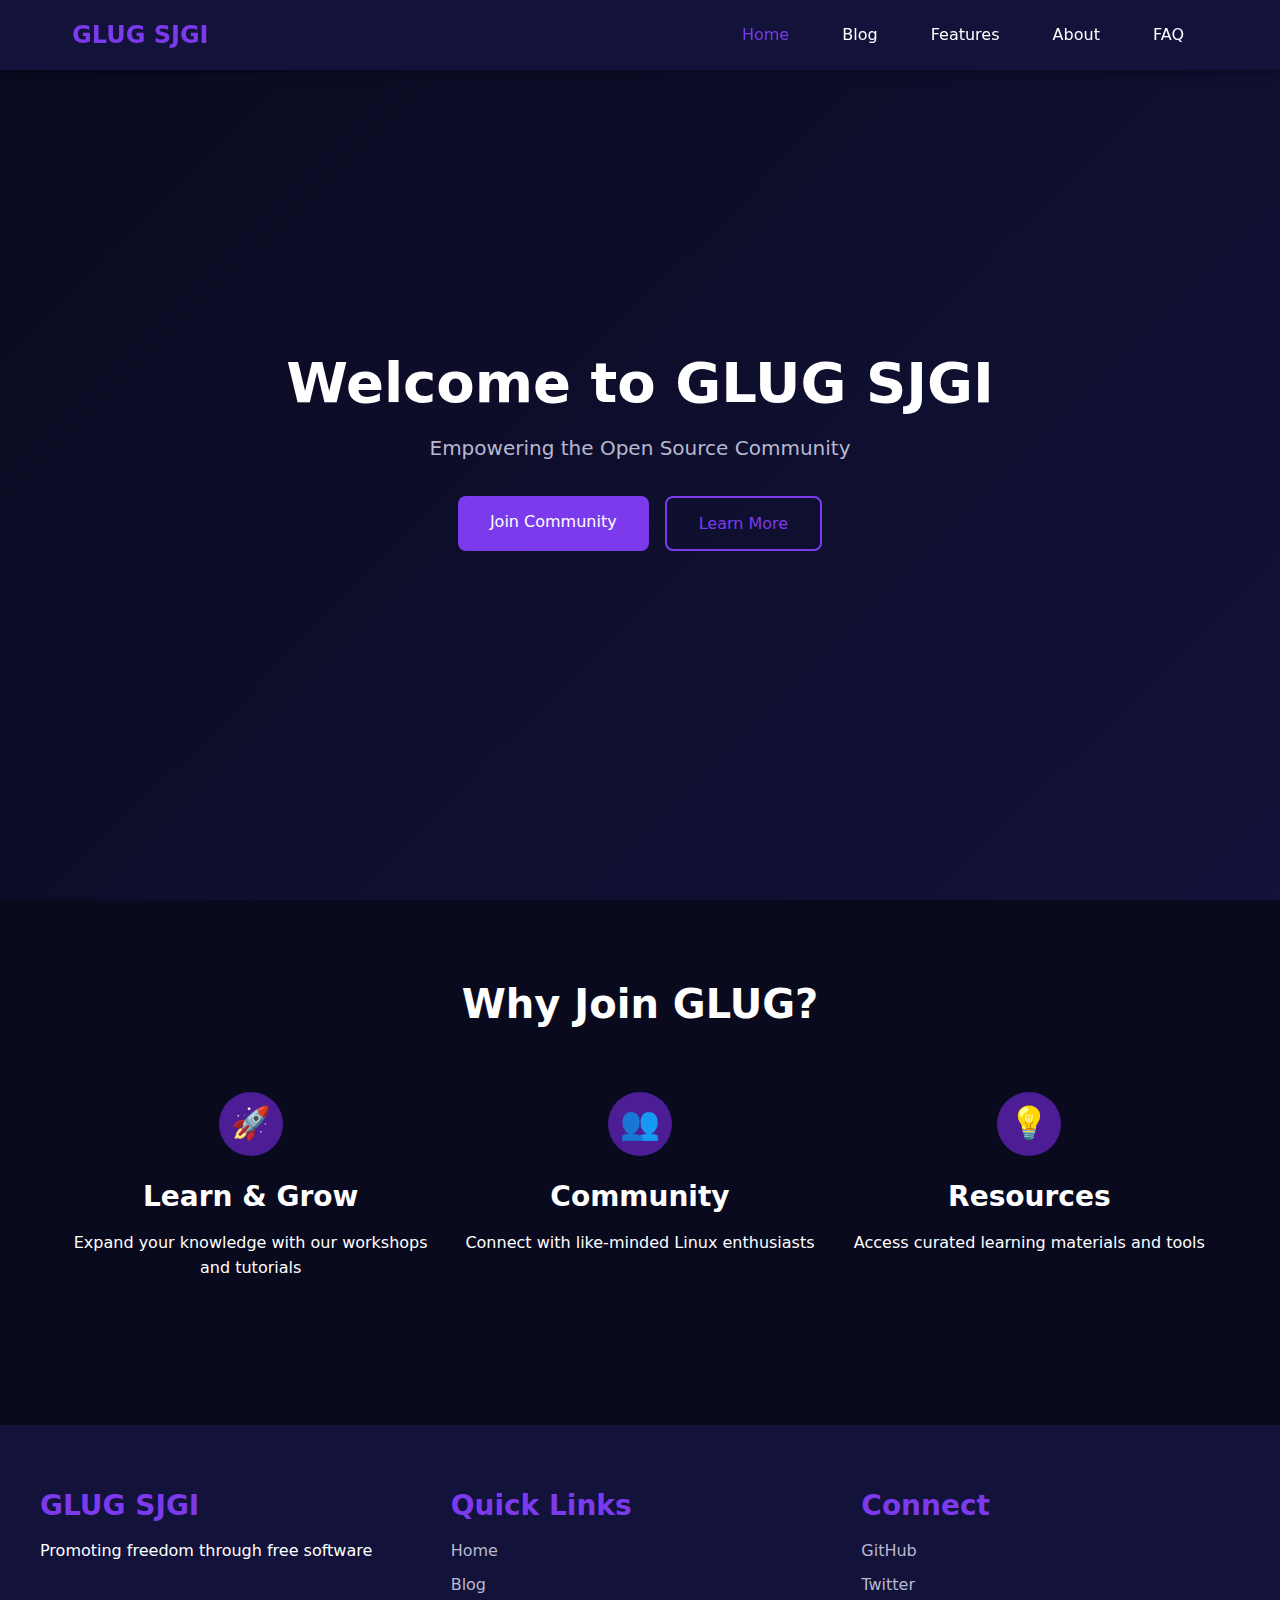
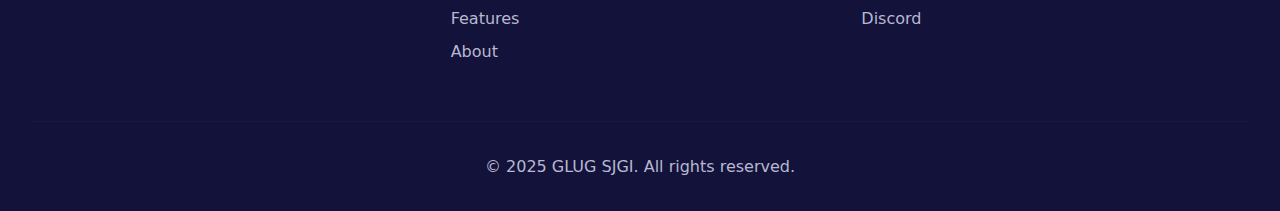
<file: index.html>
<!DOCTYPE html>
<html lang="en">
<head>
    <meta charset="UTF-8">
    <meta name="viewport" content="width=device-width, initial-scale=1.0">
    <title>GLUG SJGI - GNU/Linux Users Group</title>
    <link rel="stylesheet" href="style.css">
</head>
<body>
    <nav class="navbar">
        <div class="nav-content">
            <div class="logo">GLUG SJGI</div>
            <div class="nav-links">
                <a href="#" class="active">Home</a>
                <a href="blog.html">Blog</a>
                <a href="features.html">Features</a>
                <a href="about.html">About</a>
                <a href="faq.html">FAQ</a>
            </div>
            <button class="menu-toggle" aria-label="Toggle menu">
                <span></span>
                <span></span>
                <span></span>
            </button>
        </div>
    </nav>

    <main>
        <section class="hero">
            <div class="hero-content">
                <h1>Welcome to GLUG SJGI</h1>
                <p>Empowering the Open Source Community</p>
                <div class="cta-buttons">
                    <a href="#join" class="cta-primary">Join Community</a>
                    <a href="learn.html" class="cta-secondary">Learn More</a>
                </div>
            </div>
        </section>

        <section class="features-preview">
            <h2>Why Join GLUG?</h2>
            <div class="features-grid">
                <div class="feature-card">
                    <div class="feature-icon">🚀</div>
                    <h3>Learn & Grow</h3>
                    <p>Expand your knowledge with our workshops and tutorials</p>
                </div>
                <div class="feature-card">
                    <div class="feature-icon">👥</div>
                    <h3>Community</h3>
                    <p>Connect with like-minded Linux enthusiasts</p>
                </div>
                <div class="feature-card">
                    <div class="feature-icon">💡</div>
                    <h3>Resources</h3>
                    <p>Access curated learning materials and tools</p>
                </div>
            </div>
        </section>
    </main>
    
    <footer>
        <div class="footer-content">
            <div class="footer-section">
                <h3>GLUG SJGI</h3>
                <p>Promoting freedom through free software</p>
            </div>
            <div class="footer-section">
                <h3>Quick Links</h3>
                <a href="#">Home</a>
                <a href="blog.html">Blog</a>
                <a href="features.html">Features</a>
                <a href="about.html">About</a>
            </div>
            <div class="footer-section">
                <h3>Connect</h3>
                <a href="https://github.com/admin-sauce">GitHub</a>
                <a href="#">Twitter</a>
                <a href="#">Discord</a>
            </div>
        </div>
        <div class="footer-bottom">
            <p>&copy; 2025 GLUG SJGI. All rights reserved.</p>
        </div>
    </footer>

    <script src="main.js"></script>
</body>
</html>
<link rel="icon" type="image/x-icon" href="favicon.ico">
</file>
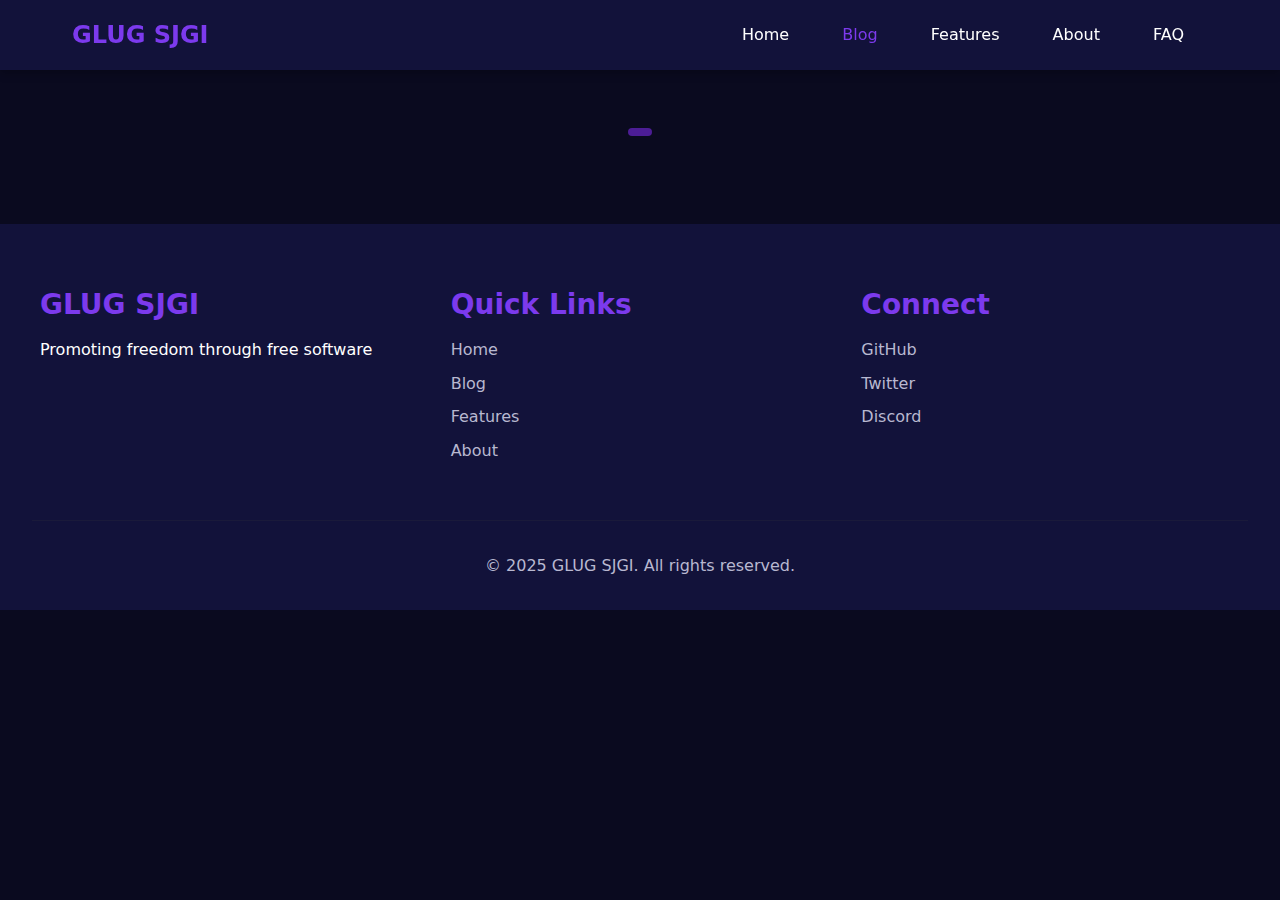
<file: blog-post.html>
<!DOCTYPE html>
<html lang="en">
<head>
    <meta charset="UTF-8">
    <meta name="viewport" content="width=device-width, initial-scale=1.0">
    <title>Blog Post - GLUG SJGI</title>
    <link rel="stylesheet" href="style.css">
</head>
<body>
    <nav class="navbar">
        <div class="nav-content">
            <div class="logo">GLUG SJGI</div>
            <div class="nav-links">
                <a href="index.html">Home</a>
                <a href="blog.html" class="active">Blog</a>
                <a href="features.html">Features</a>
                <a href="about.html">About</a>
                <a href="faq.html">FAQ</a>
            </div>
            <button class="menu-toggle" aria-label="Toggle menu">
                <span></span>
                <span></span>
                <span></span>
            </button>
        </div>
    </nav>

    <article class="single-post">
        <header class="single-post-header">
            <div class="blog-post-category" id="post-category"></div>
            <h1 id="post-title"></h1>
            <div class="single-post-meta">
                <time id="post-date"></time>
                <span id="post-author"></span>
            </div>
        </header>

        <div class="single-post-content" id="post-content">
            <!-- Content will be populated by JavaScript -->
        </div>
    </article>

    <footer>
        <div class="footer-content">
            <div class="footer-section">
                <h3>GLUG SJGI</h3>
                <p>Promoting freedom through free software</p>
            </div>
            <div class="footer-section">
                <h3>Quick Links</h3>
                <a href="index.html">Home</a>
                <a href="blog.html">Blog</a>
                <a href="features.html">Features</a>
                <a href="about.html">About</a>
            </div>
            <div class="footer-section">
                <h3>Connect</h3>
                <a href="https://github.com/admin-sauce">GitHub</a>
                <a href="#">Twitter</a>
                <a href="#">Discord</a>
            </div>
        </div>
        <div class="footer-bottom">
            <p>&copy; 2025 GLUG SJGI. All rights reserved.</p>
        </div>
    </footer>

    <script src="main.js"></script>
</body>
</html>
<link rel="icon" type="image/x-icon" href="favicon.ico">
</file>
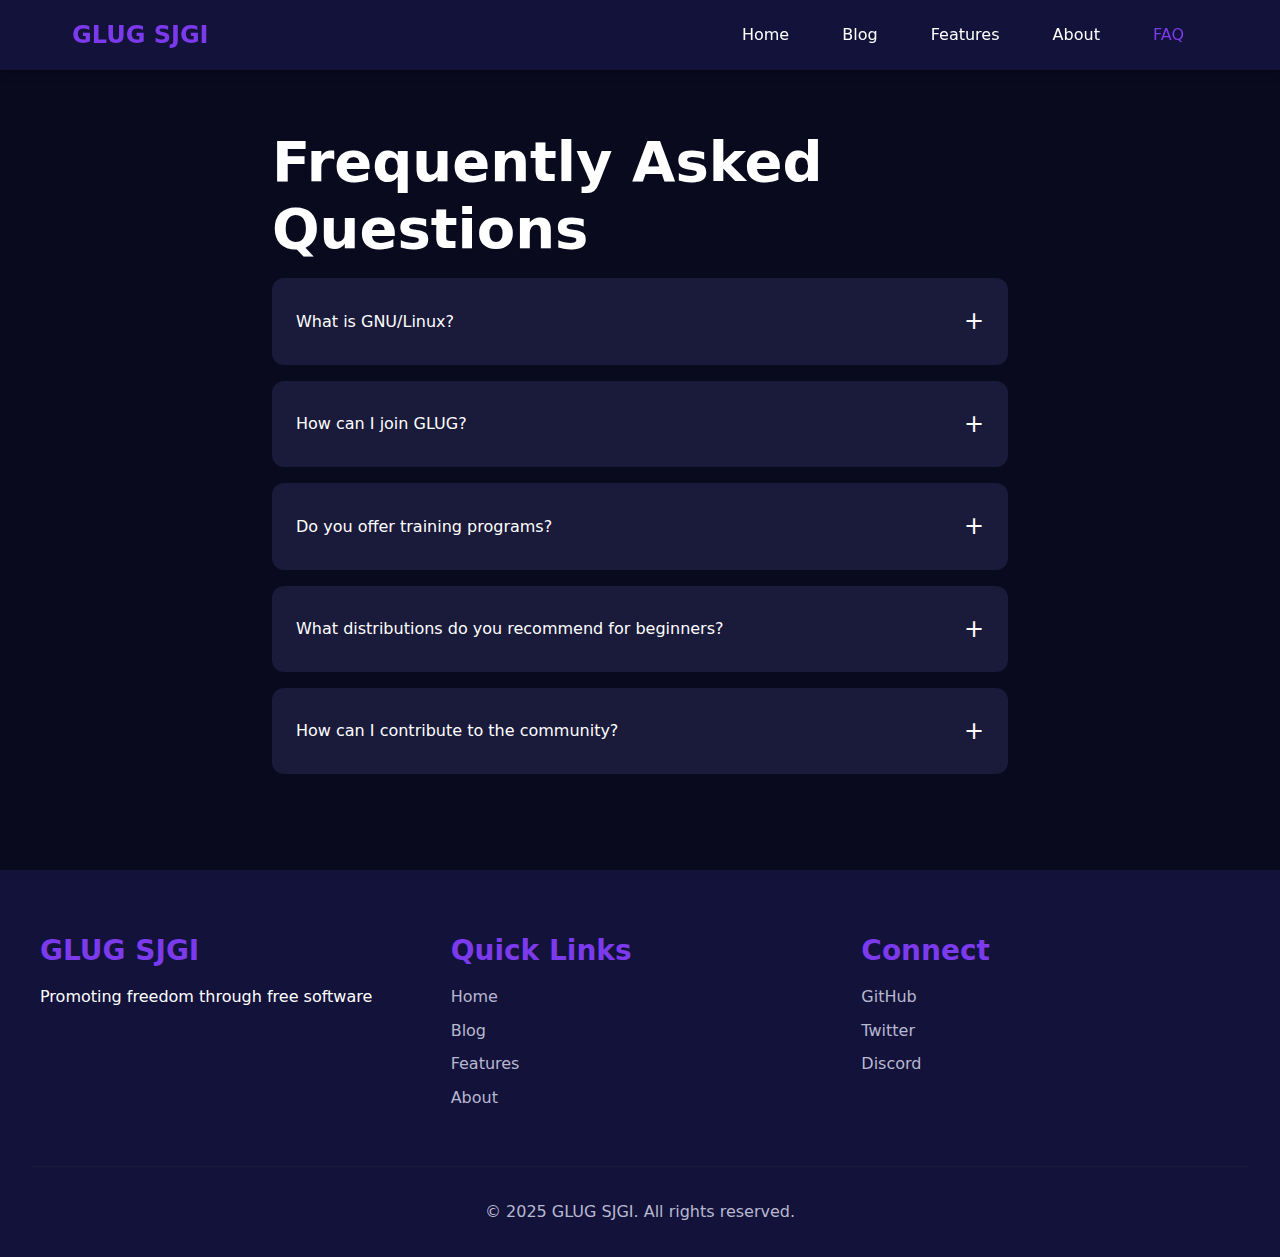
<file: faq.html>
<!DOCTYPE html>
<html lang="en">
<head>
    <meta charset="UTF-8">
    <meta name="viewport" content="width=device-width, initial-scale=1.0">
    <title>FAQ - GLUG SJGI</title>
    <link rel="stylesheet" href="style.css">
</head>
<body>
    <nav class="navbar">
        <div class="nav-content">
            <div class="logo">GLUG SJGI</div>
            <div class="nav-links">
                <a href="index.html">Home</a>
                <a href="blog.html">Blog</a>
                <a href="features.html">Features</a>
                <a href="about.html">About</a>
                <a href="faq.html" class="active">FAQ</a>
            </div>
            <button class="menu-toggle" aria-label="Toggle menu">
                <span></span>
                <span></span>
                <span></span>
            </button>
        </div>
    </nav>

    <main>
        <section class="faq-section">
            <h1>Frequently Asked Questions</h1>
            <div class="faq-list">
                <div class="faq-item">
                    <div class="faq-question">What is GNU/Linux?</div>
                    <div class="faq-answer">
                        GNU/Linux is a free and open-source operating system that combines the GNU system with the Linux kernel. It offers users complete control over their computing environment and is known for its stability, security, and flexibility.
                    </div>
                </div>
                <div class="faq-item">
                    <div class="faq-question">How can I join GLUG?</div>
                    <div class="faq-answer">
                        Joining GLUG is free and open to everyone! Simply attend our meetings, participate in our online forums, or reach out to us through our contact form. We welcome both beginners and experienced users.
                    </div>
                </div>
                <div class="faq-item">
                    <div class="faq-question">Do you offer training programs?</div>
                    <div class="faq-answer">
                        Yes, we regularly organize workshops, training sessions, and hands-on labs covering various aspects of GNU/Linux and open-source software. Check our events calendar for upcoming programs.
                    </div>
                </div>
                <div class="faq-item">
                    <div class="faq-question">What distributions do you recommend for beginners?</div>
                    <div class="faq-answer">
                        For beginners, we typically recommend user-friendly distributions like Ubuntu, Linux Mint, or Pop!_OS. These distributions offer great documentation and community support.
                    </div>
                </div>
                <div class="faq-item">
                    <div class="faq-question">How can I contribute to the community?</div>
                    <div class="faq-answer">
                        There are many ways to contribute! You can help with documentation, participate in forums, organize events, give presentations, or contribute code to our projects. Every contribution matters!
                    </div>
                </div>
            </div>
        </section>
    </main>

    <footer>
        <div class="footer-content">
            <div class="footer-section">
                <h3>GLUG SJGI</h3>
                <p>Promoting freedom through free software</p>
            </div>
            <div class="footer-section">
                <h3>Quick Links</h3>
                <a href="index.html">Home</a>
                <a href="blog.html">Blog</a>
                <a href="features.html">Features</a>
                <a href="about.html">About</a>
            </div>
            <div class="footer-section">
                <h3>Connect</h3>
                <a href="https://github.com/admin-sauce">GitHub</a>
                <a href="#">Twitter</a>
                <a href="#">Discord</a>
            </div>
        </div>
        <div class="footer-bottom">
            <p>&copy; 2025 GLUG SJGI. All rights reserved.</p>
        </div>
    </footer>

    <script src="main.js"></script>
</body>
</html>
<link rel="icon" type="image/x-icon" href="favicon.ico">
</file>
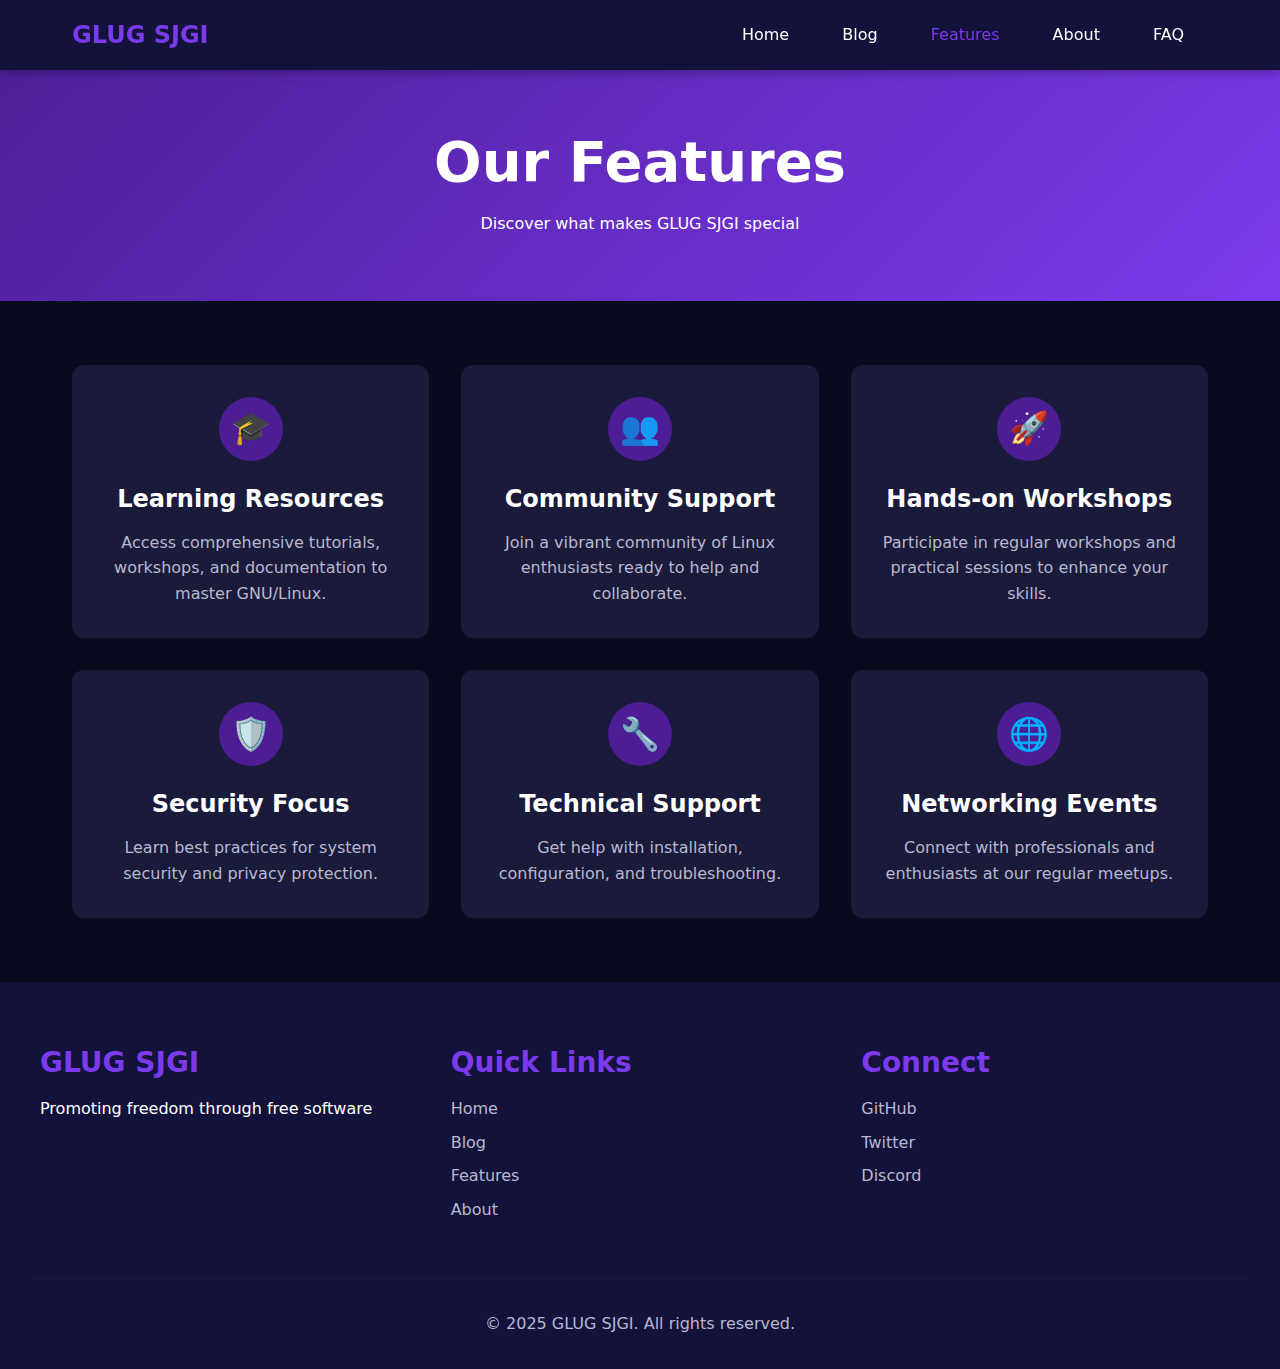
<file: features.html>
<!DOCTYPE html>
<html lang="en">
<head>
    <meta charset="UTF-8">
    <meta name="viewport" content="width=device-width, initial-scale=1.0">
    <title>Features - GLUG SJGI</title>
    <link rel="stylesheet" href="style.css">
</head>
<body>
    <nav class="navbar">
        <div class="nav-content">
            <div class="logo">GLUG SJGI</div>
            <div class="nav-links">
                <a href="index.html">Home</a>
                <a href="blog.html">Blog</a>
                <a href="features.html" class="active">Features</a>
                <a href="about.html">About</a>
                <a href="faq.html">FAQ</a>
            </div>
            <button class="menu-toggle" aria-label="Toggle menu">
                <span></span>
                <span></span>
                <span></span>
            </button>
        </div>
    </nav>

    <header class="features-header">
        <h1>Our Features</h1>
        <p>Discover what makes GLUG SJGI special</p>
    </header>

    <main class="features-grid">
        <div class="feature-item">
            <div class="feature-icon">🎓</div>
            <h3 class="feature-title">Learning Resources</h3>
            <p class="feature-description">Access comprehensive tutorials, workshops, and documentation to master GNU/Linux.</p>
        </div>
        <div class="feature-item">
            <div class="feature-icon">👥</div>
            <h3 class="feature-title">Community Support</h3>
            <p class="feature-description">Join a vibrant community of Linux enthusiasts ready to help and collaborate.</p>
        </div>
        <div class="feature-item">
            <div class="feature-icon">🚀</div>
            <h3 class="feature-title">Hands-on Workshops</h3>
            <p class="feature-description">Participate in regular workshops and practical sessions to enhance your skills.</p>
        </div>
        <div class="feature-item">
            <div class="feature-icon">🛡️</div>
            <h3 class="feature-title">Security Focus</h3>
            <p class="feature-description">Learn best practices for system security and privacy protection.</p>
        </div>
        <div class="feature-item">
            <div class="feature-icon">🔧</div>
            <h3 class="feature-title">Technical Support</h3>
            <p class="feature-description">Get help with installation, configuration, and troubleshooting.</p>
        </div>
        <div class="feature-item">
            <div class="feature-icon">🌐</div>
            <h3 class="feature-title">Networking Events</h3>
            <p class="feature-description">Connect with professionals and enthusiasts at our regular meetups.</p>
        </div>
    </main>

    <footer>
        <div class="footer-content">
            <div class="footer-section">
                <h3>GLUG SJGI</h3>
                <p>Promoting freedom through free software</p>
            </div>
            <div class="footer-section">
                <h3>Quick Links</h3>
                <a href="index.html">Home</a>
                <a href="blog.html">Blog</a>
                <a href="features.html">Features</a>
                <a href="about.html">About</a>
            </div>
            <div class="footer-section">
                <h3>Connect</h3>
                <a href="https://github.com/admin-sauce">GitHub</a>
                <a href="#">Twitter</a>
                <a href="#">Discord</a>
            </div>
        </div>
        <div class="footer-bottom">
            <p>&copy; 2025 GLUG SJGI. All rights reserved.</p>
        </div>
    </footer>

    <script src="main.js"></script>
</body>
</html>
<link rel="icon" type="image/x-icon" href="favicon.ico">
</file>
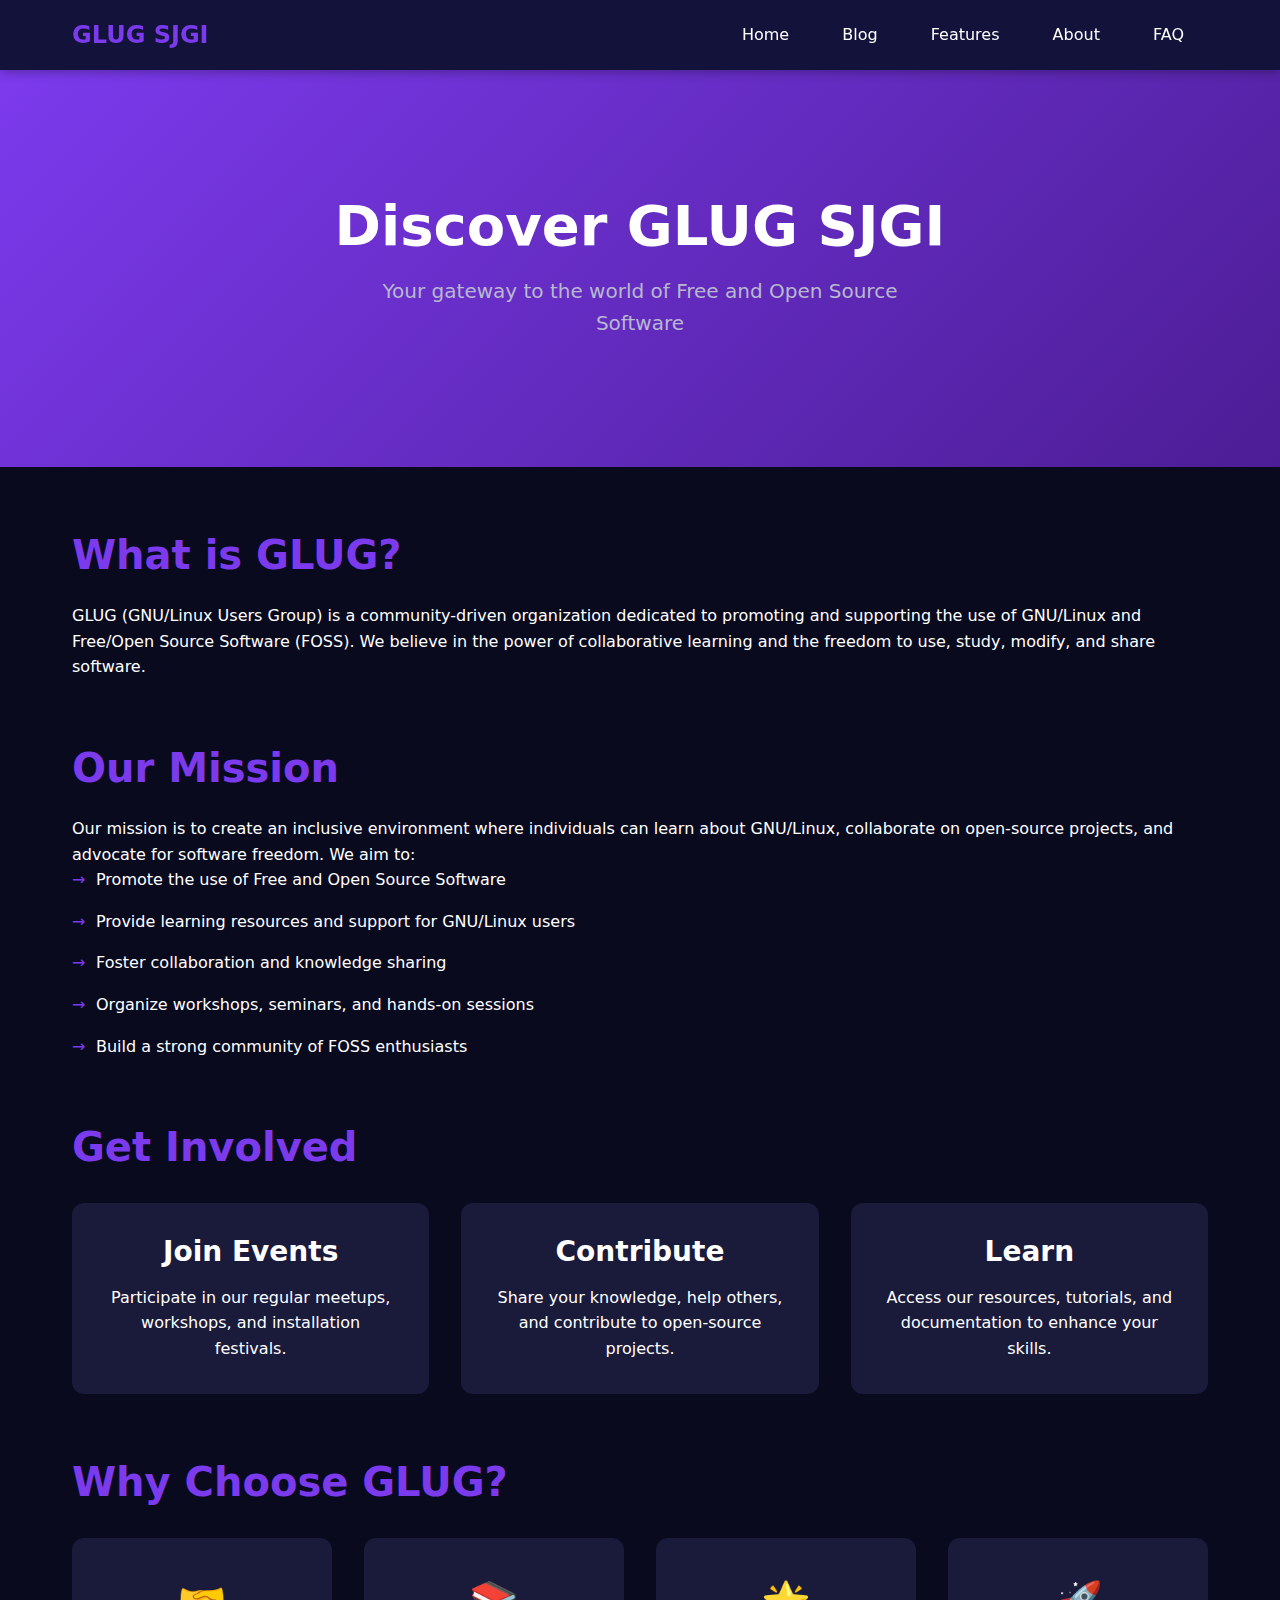
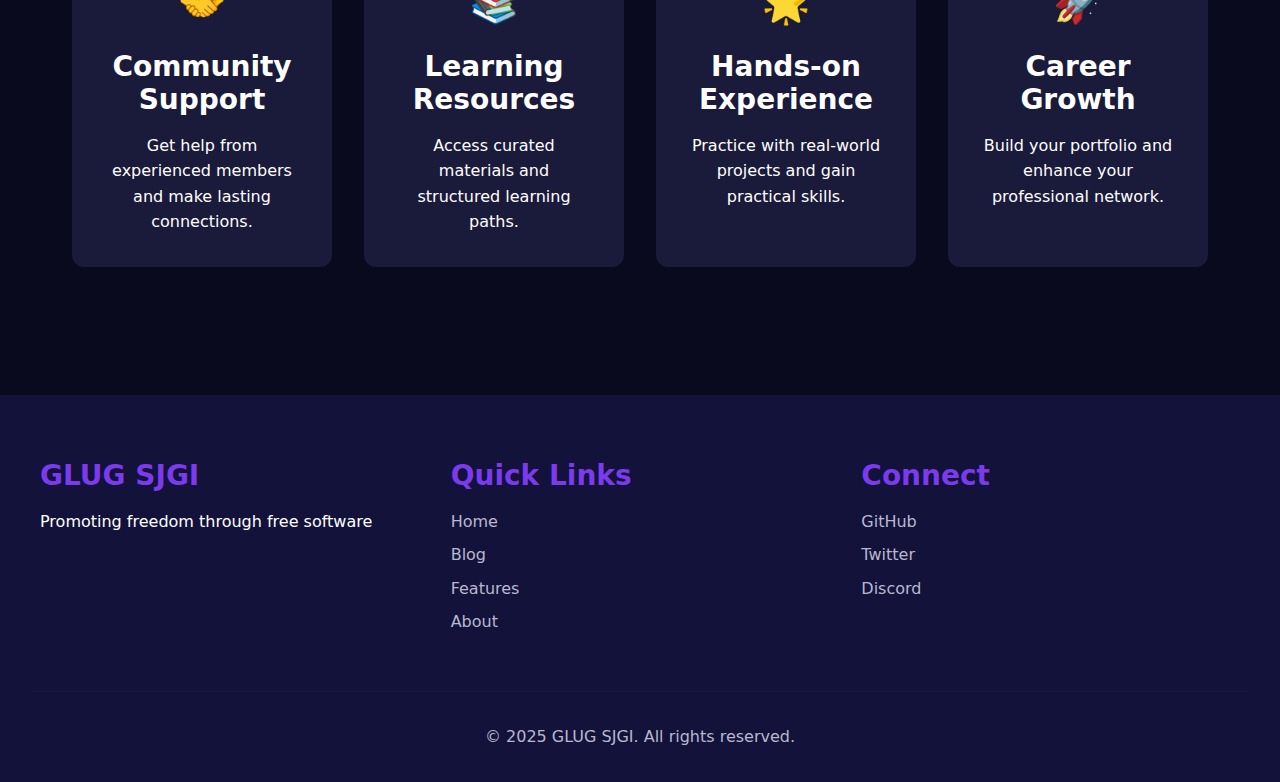
<file: learn.html>
<!DOCTYPE html>
<html lang="en">
<head>
    <meta charset="UTF-8">
    <meta name="viewport" content="width=device-width, initial-scale=1.0">
    <title>Learn More - GLUG SJGI</title>
    <link rel="stylesheet" href="style.css">
</head>
<body>
    <nav class="navbar">
        <div class="nav-content">
            <div class="logo">GLUG SJGI</div>
            <div class="nav-links">
                <a href="index.html">Home</a>
                <a href="blog.html">Blog</a>
                <a href="features.html">Features</a>
                <a href="about.html">About</a>
                <a href="faq.html">FAQ</a>
            </div>
            <button class="menu-toggle" aria-label="Toggle menu">
                <span></span>
                <span></span>
                <span></span>
            </button>
        </div>
    </nav>

    <main class="learn-page">
        <section class="learn-hero">
            <h1>Discover GLUG SJGI</h1>
            <p>Your gateway to the world of Free and Open Source Software</p>
        </section>

        <section class="learn-content">
            <div class="learn-section">
                <h2>What is GLUG?</h2>
                <p>GLUG (GNU/Linux Users Group) is a community-driven organization dedicated to promoting and supporting the use of GNU/Linux and Free/Open Source Software (FOSS). We believe in the power of collaborative learning and the freedom to use, study, modify, and share software.</p>
            </div>

            <div class="learn-section">
                <h2>Our Mission</h2>
                <p>Our mission is to create an inclusive environment where individuals can learn about GNU/Linux, collaborate on open-source projects, and advocate for software freedom. We aim to:</p>
                <ul class="learn-list">
                    <li>Promote the use of Free and Open Source Software</li>
                    <li>Provide learning resources and support for GNU/Linux users</li>
                    <li>Foster collaboration and knowledge sharing</li>
                    <li>Organize workshops, seminars, and hands-on sessions</li>
                    <li>Build a strong community of FOSS enthusiasts</li>
                </ul>
            </div>

            <div class="learn-section">
                <h2>Get Involved</h2>
                <div class="involvement-grid">
                    <div class="involvement-card">
                        <h3>Join Events</h3>
                        <p>Participate in our regular meetups, workshops, and installation festivals.</p>
                    </div>
                    <div class="involvement-card">
                        <h3>Contribute</h3>
                        <p>Share your knowledge, help others, and contribute to open-source projects.</p>
                    </div>
                    <div class="involvement-card">
                        <h3>Learn</h3>
                        <p>Access our resources, tutorials, and documentation to enhance your skills.</p>
                    </div>
                </div>
            </div>

            <div class="learn-section">
                <h2>Why Choose GLUG?</h2>
                <div class="benefits-grid">
                    <div class="benefit-card">
                        <div class="benefit-icon">🤝</div>
                        <h3>Community Support</h3>
                        <p>Get help from experienced members and make lasting connections.</p>
                    </div>
                    <div class="benefit-card">
                        <div class="benefit-icon">📚</div>
                        <h3>Learning Resources</h3>
                        <p>Access curated materials and structured learning paths.</p>
                    </div>
                    <div class="benefit-card">
                        <div class="benefit-icon">🌟</div>
                        <h3>Hands-on Experience</h3>
                        <p>Practice with real-world projects and gain practical skills.</p>
                    </div>
                    <div class="benefit-card">
                        <div class="benefit-icon">🚀</div>
                        <h3>Career Growth</h3>
                        <p>Build your portfolio and enhance your professional network.</p>
                    </div>
                </div>
            </div>
        </section>
    </main>

    <footer>
        <div class="footer-content">
            <div class="footer-section">
                <h3>GLUG SJGI</h3>
                <p>Promoting freedom through free software</p>
            </div>
            <div class="footer-section">
                <h3>Quick Links</h3>
                <a href="index.html">Home</a>
                <a href="blog.html">Blog</a>
                <a href="features.html">Features</a>
                <a href="about.html">About</a>
            </div>
            <div class="footer-section">
                <h3>Connect</h3>
                <a href="https://github.com/admin-sauce">GitHub</a>
                <a href="#">Twitter</a>
                <a href="#">Discord</a>
            </div>
        </div>
        <div class="footer-bottom">
            <p>&copy; 2025 GLUG SJGI. All rights reserved.</p>
        </div>
    </footer>

    <script src="main.js"></script>
</body>
</html>
<link rel="icon" type="image/x-icon" href="favicon.ico">
</file>
<file: style.css>
/* Update color variables for more vibrant theme */
:root {
    --bg-primary: #0a0a1f;
    --bg-secondary: #12123a;
    --text-primary: #ffffff;
    --text-secondary: #b8b8d0;
    --accent-primary: #7c3aed;
    --accent-secondary: #5b21b6;
    --accent-tertiary: #4c1d95;
    --card-bg: #1a1a3a;
    --gradient-start: #7c3aed;
    --gradient-end: #4c1d95;
    --success: #10b981;
    --warning: #f59e0b;
    --error: #ef4444;
    --transition: all 0.3s ease;
}

* {
    margin: 0;
    padding: 0;
    box-sizing: border-box;
}

body {
    font-family: 'Inter', system-ui, -apple-system, sans-serif;
    background-color: var(--bg-primary);
    color: var(--text-primary);
    line-height: 1.6;
}

/* Typography */
h1, h2, h3, h4, h5, h6 {
    margin-bottom: 1rem;
    line-height: 1.2;
}

h1 { font-size: 3.5rem; }
h2 { font-size: 2.5rem; }
h3 { font-size: 1.75rem; }

/* Navigation */
.navbar {
    position: fixed;
    top: 0;
    width: 100%;
    background-color: var(--bg-secondary);
    padding: 1rem 0;
    z-index: 1000;
    box-shadow: 0 2px 10px rgba(0, 0, 0, 0.3);
}

.nav-content {
    max-width: 1200px;
    margin: 0 auto;
    padding: 0 2rem;
    display: flex;
    justify-content: space-between;
    align-items: center;
}

.logo {
    font-size: 1.5rem;
    font-weight: bold;
    color: var(--accent-primary);
}

.nav-links a {
    color: var(--text-primary);
    text-decoration: none;
    padding: 0.5rem 1rem;
    margin: 0 0.5rem;
    transition: var(--transition);
}

.nav-links a:hover,
.nav-links a.active {
    color: var(--accent-primary);
}

/* Hero Section */
.hero {
    min-height: 100vh;
    display: flex;
    align-items: center;
    justify-content: center;
    text-align: center;
    padding: 2rem;
    background: linear-gradient(135deg, var(--bg-primary), var(--bg-secondary));
}

.hero-content {
    max-width: 800px;
}

.hero h1 {
    margin-bottom: 1rem;
    animation: fadeInUp 0.8s ease;
}

.hero p {
    font-size: 1.25rem;
    color: var(--text-secondary);
    margin-bottom: 2rem;
    animation: fadeInUp 1s ease;
}

/* CTA Buttons */
.cta-buttons {
    display: flex;
    gap: 1rem;
    justify-content: center;
    animation: fadeInUp 1.2s ease;
}

.cta-primary,
.cta-secondary {
    padding: 0.8rem 2rem;
    border-radius: 8px;
    text-decoration: none;
    font-weight: 500;
    transition: var(--transition);
}

.cta-primary {
    background-color: var(--accent-primary);
    color: white;
}

.cta-secondary {
    border: 2px solid var(--accent-primary);
    color: var(--accent-primary);
}

.cta-primary:hover,
.cta-secondary:hover {
    transform: translateY(-2px);
    box-shadow: 0 4px 12px rgba(100, 108, 255, 0.3);
}

/* Features Section */
.features-preview {
    padding: 5rem 2rem;
    text-align: center;
}

.features-grid {
    display: grid;
    grid-template-columns: repeat(auto-fit, minmax(300px, 1fr));
    gap: 2rem;
    max-width: 1200px;
    margin: 4rem auto;
    padding: 0 2rem;
}

.feature-item {
    background-color: var(--card-bg);
    padding: 2rem;
    border-radius: 12px;
    text-align: center;
    transition: var(--transition);
}

.feature-item:hover {
    transform: translateY(-5px);
    box-shadow: 0 4px 20px rgba(124, 58, 237, 0.2);
}

.feature-icon {
    width: 64px;
    height: 64px;
    margin: 0 auto 1.5rem;
    background-color: var(--accent-tertiary);
    border-radius: 50%;
    display: flex;
    align-items: center;
    justify-content: center;
    font-size: 2rem;
}

.feature-title {
    font-size: 1.5rem;
    margin-bottom: 1rem;
    color: var(--text-primary);
}

.feature-description {
    color: var(--text-secondary);
}

/* Blog Header */
.blog-header {
    padding: 8rem 2rem 4rem;
    text-align: center;
    background: linear-gradient(135deg, var(--gradient-start), var(--gradient-end));
}

.blog-header h1 {
    font-size: 3rem;
    margin-bottom: 1rem;
    color: var(--text-primary);
}

.blog-filters {
    max-width: 1200px;
    margin: 2rem auto;
    padding: 0 2rem;
    display: flex;
    gap: 1rem;
    flex-wrap: wrap;
    justify-content: center;
}

.filter-button {
    padding: 0.5rem 1.5rem;
    border: none;
    border-radius: 20px;
    background-color: var(--card-bg);
    color: var(--text-primary);
    cursor: pointer;
    transition: var(--transition);
}

.filter-button:hover,
.filter-button.active {
    background-color: var(--accent-primary);
}

.blog-grid {
    display: grid;
    grid-template-columns: repeat(auto-fit, minmax(300px, 1fr));
    gap: 2rem;
    max-width: 1200px;
    margin: 2rem auto;
    padding: 0 2rem;
}

.blog-post {
    background-color: var(--card-bg);
    border-radius: 12px;
    overflow: hidden;
    transition: var(--transition);
}

.blog-post:hover {
    transform: translateY(-5px);
    box-shadow: 0 4px 20px rgba(124, 58, 237, 0.2);
}

.blog-post-image {
    width: 100%;
    height: 200px;
    object-fit: cover;
}

.blog-post-content {
    padding: 1.5rem;
}

.blog-post-category {
    display: inline-block;
    padding: 0.25rem 0.75rem;
    background-color: var(--accent-tertiary);
    color: white;
    border-radius: 20px;
    font-size: 0.875rem;
    margin-bottom: 1rem;
}

.blog-post-title {
    font-size: 1.5rem;
    margin-bottom: 1rem;
    color: var(--text-primary);
}

.blog-post-excerpt {
    color: var(--text-secondary);
    margin-bottom: 1.5rem;
}

.blog-post-meta {
    display: flex;
    justify-content: space-between;
    align-items: center;
    color: var(--text-secondary);
    font-size: 0.875rem;
}

/* Single Blog Post Page */
.single-post {
    max-width: 800px;
    margin: 8rem auto 4rem;
    padding: 0 2rem;
}

.single-post-header {
    text-align: center;
    margin-bottom: 3rem;
}

.single-post-meta {
    color: var(--text-secondary);
    margin: 1rem 0;
}

.single-post-content {
    line-height: 1.8;
}

.single-post-content p {
    margin-bottom: 1.5rem;
}

.single-post-content img {
    max-width: 100%;
    border-radius: 12px;
    margin: 2rem 0;
}

/* Features Page */
.features-header {
    padding: 8rem 2rem 4rem;
    text-align: center;
    background: linear-gradient(135deg, var(--gradient-end), var(--gradient-start));
}

/* About Page */
.about-section {
    padding: 8rem 2rem 5rem;
    max-width: 1200px;
    margin: 0 auto;
}

.about-grid {
    display: grid;
    grid-template-columns: repeat(auto-fit, minmax(300px, 1fr));
    gap: 3rem;
    margin-top: 3rem;
}

.team-member {
    text-align: center;
}

.team-member img {
    width: 150px;
    height: 150px;
    border-radius: 50%;
    margin-bottom: 1rem;
    border: 3px solid var(--accent-primary);
}

.timeline {
    position: relative;
    max-width: 800px;
    margin: 4rem auto;
    padding: 2rem 0;
}

.timeline-item {
    position: relative;
    padding: 2rem;
    background-color: var(--card-bg);
    border-radius: 12px;
    margin-bottom: 2rem;
}

.timeline-item::before {
    content: '';
    position: absolute;
    left: -1rem;
    top: 50%;
    width: 1rem;
    height: 1rem;
    background-color: var(--accent-primary);
    border-radius: 50%;
}

/* FAQ Page */
.faq-section {
    padding: 8rem 2rem 5rem;
    max-width: 800px;
    margin: 0 auto;
}

.faq-item {
    background-color: var(--card-bg);
    border-radius: 12px;
    margin-bottom: 1rem;
    overflow: hidden;
}

.faq-question {
    padding: 1.5rem;
    cursor: pointer;
    display: flex;
    justify-content: space-between;
    align-items: center;
    font-weight: 500;
}

.faq-question::after {
    content: '+';
    font-size: 1.5rem;
    transition: var(--transition);
}

.faq-item.active .faq-question::after {
    transform: rotate(45deg);
}

.faq-answer {
    padding: 0 1.5rem;
    max-height: 0;
    overflow: hidden;
    transition: var(--transition);
    color: var(--text-secondary);
}

.faq-item.active .faq-answer {
    padding: 0 1.5rem 1.5rem;
    max-height: 500px;
}

/* Footer */
footer {
    background-color: var(--bg-secondary);
    padding: 4rem 2rem 2rem;
}

.footer-content {
    max-width: 1200px;
    margin: 0 auto;
    display: grid;
    grid-template-columns: repeat(auto-fit, minmax(200px, 1fr));
    gap: 2rem;
}

.footer-section h3 {
    color: var(--accent-primary);
    margin-bottom: 1rem;
}

.footer-section a {
    display: block;
    color: var(--text-secondary);
    text-decoration: none;
    margin-bottom: 0.5rem;
    transition: var(--transition);
}

.footer-section a:hover {
    color: var(--text-primary);
}

.footer-bottom {
    text-align: center;
    margin-top: 3rem;
    padding-top: 2rem;
    border-top: 1px solid var(--card-bg);
    color: var(--text-secondary);
}

/* Animations */
@keyframes fadeInUp {
    from {
        opacity: 0;
        transform: translateY(20px);
    }
    to {
        opacity: 1;
        transform: translateY(0);
    }
}

/* Mobile Menu */
.menu-toggle {
    display: none;
    background: none;
    border: none;
    cursor: pointer;
    padding: 0.5rem;
}

.menu-toggle span {
    display: block;
    width: 25px;
    height: 3px;
    background-color: var(--text-primary);
    margin: 5px 0;
    transition: var(--transition);
}

/* Responsive Design */
@media (max-width: 768px) {
    .nav-links {
        display: none;
        position: absolute;
        top: 100%;
        left: 0;
        right: 0;
        background-color: var(--bg-secondary);
        padding: 1rem;
        flex-direction: column;
        text-align: center;
    }

    .nav-links.active {
        display: flex;
    }

    .menu-toggle {
        display: block;
    }

    .hero h1 {
        font-size: 2.5rem;
    }

    .cta-buttons {
        flex-direction: column;
    }

    .about-grid {
        grid-template-columns: 1fr;
    }
}

/* Team Member Social Links */
.social-links {
    display: flex;
    gap: 1rem;
    justify-content: center;
    margin-top: 1rem;
}

.social-icon {
    color: var(--text-secondary);
    transition: var(--transition);
}

.social-icon:hover {
    color: var(--accent-primary);
    transform: translateY(-2px);
}

/* Learn Page Styles */
.learn-page {
    padding-top: 4rem;
}

.learn-hero {
    background: linear-gradient(135deg, var(--gradient-start), var(--gradient-end));
    padding: 8rem 2rem;
    text-align: center;
}

.learn-hero h1 {
    font-size: 3.5rem;
    margin-bottom: 1rem;
    animation: fadeInUp 0.8s ease;
}

.learn-hero p {
    font-size: 1.25rem;
    color: var(--text-secondary);
    max-width: 600px;
    margin: 0 auto;
    animation: fadeInUp 1s ease;
}

.learn-content {
    max-width: 1200px;
    margin: 0 auto;
    padding: 4rem 2rem;
}

.learn-section {
    margin-bottom: 4rem;
}

.learn-section h2 {
    color: var(--accent-primary);
    margin-bottom: 1.5rem;
}

.learn-list {
    list-style: none;
    padding: 0;
}

.learn-list li {
    margin-bottom: 1rem;
    padding-left: 1.5rem;
    position: relative;
}

.learn-list li::before {
    content: '→';
    position: absolute;
    left: 0;
    color: var(--accent-primary);
}

.involvement-grid {
    display: grid;
    grid-template-columns: repeat(auto-fit, minmax(250px, 1fr));
    gap: 2rem;
    margin-top: 2rem;
}

.involvement-card {
    background-color: var(--card-bg);
    padding: 2rem;
    border-radius: 12px;
    text-align: center;
    transition: var(--transition);
}

.involvement-card:hover {
    transform: translateY(-5px);
    box-shadow: 0 4px 20px rgba(124, 58, 237, 0.2);
}

.benefits-grid {
    display: grid;
    grid-template-columns: repeat(auto-fit, minmax(250px, 1fr));
    gap: 2rem;
    margin-top: 2rem;
}

.benefit-card {
    background-color: var(--card-bg);
    padding: 2rem;
    border-radius: 12px;
    text-align: center;
    transition: var(--transition);
}

.benefit-card:hover {
    transform: translateY(-5px);
    box-shadow: 0 4px 20px rgba(124, 58, 237, 0.2);
}

.benefit-icon {
    font-size: 2.5rem;
    margin-bottom: 1rem;
}
</file>
